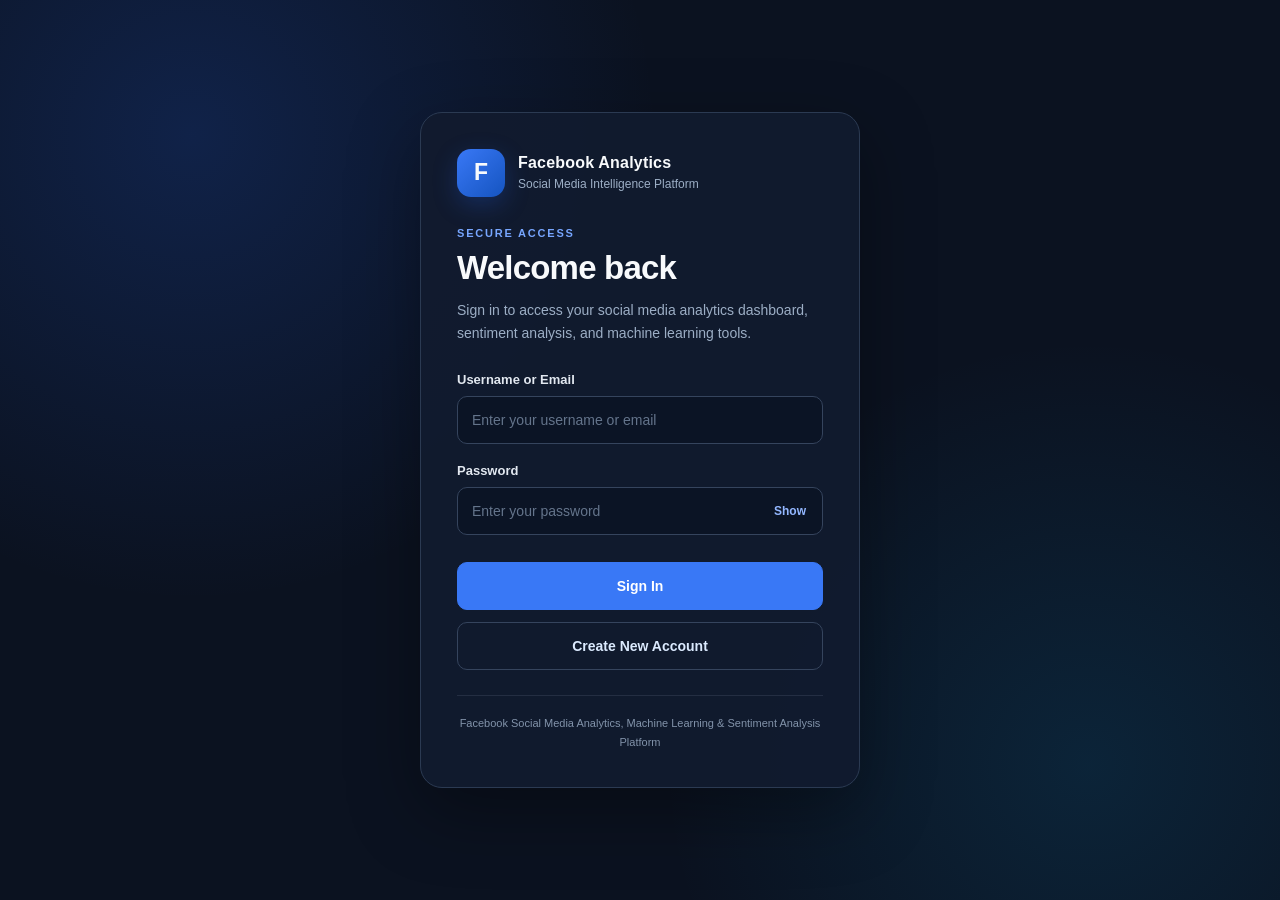
<file: frontend/login.html>
<!DOCTYPE html>
<html lang="en">
<head>
    <meta charset="UTF-8">
    <meta name="viewport" content="width=device-width, initial-scale=1">

    <meta name="theme-color" content="#0b1220">
    <title>Login | Facebook Analytics</title>

    <style>
        :root {
            --bg: #0b1220;
            --card: rgba(17, 27, 46, 0.96);
            --border: #2b3a52;
            --text: #f8fafc;
            --muted: #9caec5;
            --primary: #3978f6;
            --primary-hover: #2563eb;
            --success: #4ade80;
            --danger: #fca5a5;
            --input-bg: #0b1425;
        }

        * {
            box-sizing: border-box;
        }

        body {
            margin: 0;
            min-height: 100vh;
            padding: 24px;
            display: grid;
            place-items: center;
            font-family: Inter, "Segoe UI", Arial, sans-serif;
            color: var(--text);
            background:
                radial-gradient(
                    circle at 15% 15%,
                    rgba(37, 99, 235, 0.20),
                    transparent 35%
                ),
                radial-gradient(
                    circle at 85% 85%,
                    rgba(14, 165, 233, 0.12),
                    transparent 32%
                ),
                var(--bg);
        }

        .login-card {
            width: 100%;
            max-width: 440px;
            padding: 36px;
            background: var(--card);
            border: 1px solid var(--border);
            border-radius: 22px;
            box-shadow: 0 24px 70px rgba(0, 0, 0, 0.35);
        }

        .brand {
            display: flex;
            align-items: center;
            gap: 13px;
            margin-bottom: 30px;
        }

        .brand-icon {
            display: grid;
            place-items: center;
            width: 48px;
            height: 48px;
            flex-shrink: 0;
            border-radius: 14px;
            background: linear-gradient(135deg, #3978f6, #1554c0);
            font-size: 23px;
            font-weight: 800;
            box-shadow: 0 8px 24px rgba(37, 99, 235, 0.25);
        }

        .brand-name {
            margin: 0;
            font-size: 16px;
            font-weight: 750;
            letter-spacing: 0.2px;
        }

        .brand-caption {
            margin: 5px 0 0;
            color: var(--muted);
            font-size: 12px;
        }

        .eyebrow {
            margin: 0 0 10px;
            color: #77a6ff;
            font-size: 11px;
            font-weight: 800;
            letter-spacing: 1.8px;
            text-transform: uppercase;
        }

        h1 {
            margin: 0;
            font-size: clamp(27px, 5vw, 33px);
            letter-spacing: -0.8px;
        }

        .description {
            margin: 12px 0 26px;
            color: var(--muted);
            font-size: 14px;
            line-height: 1.7;
        }

        .form-group {
            margin-bottom: 19px;
        }

        label {
            display: block;
            margin-bottom: 9px;
            color: #e2e8f0;
            font-size: 13px;
            font-weight: 650;
        }

        .input-wrap {
            position: relative;
        }

        input {
            display: block;
            width: 100%;
            min-height: 48px;
            padding: 13px 14px;
            border: 1px solid #35445d;
            border-radius: 10px;
            outline: none;
            background: var(--input-bg);
            color: var(--text);
            font-size: 14px;
            transition: border-color 0.2s, box-shadow 0.2s;
        }

        input::placeholder {
            color: #64748b;
        }

        input:focus {
            border-color: var(--primary);
            box-shadow: 0 0 0 3px rgba(57, 120, 246, 0.16);
        }

        input:disabled,
        button:disabled {
            opacity: 0.65;
            cursor: not-allowed;
        }

        .password-input {
            padding-right: 82px;
        }

        .password-toggle {
            position: absolute;
            top: 50%;
            right: 9px;
            transform: translateY(-50%);
            width: auto;
            margin: 0;
            padding: 7px 8px;
            border: none;
            border-radius: 6px;
            background: transparent;
            color: #93b7ff;
            font-size: 12px;
            font-weight: 700;
            cursor: pointer;
        }

        .password-toggle:hover {
            color: #ffffff;
            background: rgba(59, 130, 246, 0.12);
        }

        .password-toggle:focus-visible,
        button:focus-visible {
            outline: 2px solid #93b7ff;
            outline-offset: 3px;
        }

        .primary-button,
        .secondary-button {
            width: 100%;
            min-height: 48px;
            margin-top: 8px;
            padding: 13px 16px;
            border-radius: 10px;
            font-size: 14px;
            font-weight: 750;
            cursor: pointer;
            transition: background 0.2s, transform 0.2s;
        }

        .primary-button {
            border: 1px solid var(--primary);
            background: var(--primary);
            color: #ffffff;
        }

        .primary-button:hover:not(:disabled) {
            background: var(--primary-hover);
            transform: translateY(-1px);
        }

        .secondary-button {
            margin-top: 12px;
            border: 1px solid #35445d;
            background: transparent;
            color: #dbeafe;
        }

        .secondary-button:hover:not(:disabled) {
            background: rgba(148, 163, 184, 0.08);
        }

        .message {
            display: none;
            margin: 18px 0 0;
            padding: 12px 13px;
            border: 1px solid transparent;
            border-radius: 9px;
            font-size: 13px;
            line-height: 1.6;
            overflow-wrap: anywhere;
        }

        .message.visible {
            display: block;
        }

        .message.error {
            color: var(--danger);
            border-color: rgba(248, 113, 113, 0.25);
            background: rgba(127, 29, 29, 0.18);
        }

        .message.success {
            color: var(--success);
            border-color: rgba(74, 222, 128, 0.25);
            background: rgba(20, 83, 45, 0.18);
        }

        .footer {
            margin: 25px 0 0;
            padding-top: 18px;
            border-top: 1px solid rgba(148, 163, 184, 0.15);
            color: #8293aa;
            text-align: center;
            font-size: 11px;
            line-height: 1.7;
        }

        [hidden] {
            display: none !important;
        }

        @media (max-width: 480px) {
            body {
                padding: 14px;
            }

            .login-card {
                padding: 25px 21px;
                border-radius: 17px;
            }

            .brand {
                margin-bottom: 25px;
            }
        }

        @media (prefers-reduced-motion: reduce) {
            *,
            *::before,
            *::after {
                transition-duration: 0.01ms !important;
            }
        }
    </style>
</head>

<body>
    <main class="login-card">
        <div class="brand">
            <div class="brand-icon" aria-hidden="true">F</div>
            <div>
                <p class="brand-name">Facebook Analytics</p>
                <p class="brand-caption">Social Media Intelligence Platform</p>
            </div>
        </div>

        <p class="eyebrow">Secure Access</p>
        <h1 id="title">Welcome back</h1>
        <p class="description" id="description">
            Sign in to access your social media analytics dashboard,
            sentiment analysis, and machine learning tools.
        </p>

        <form id="authForm" autocomplete="on">
            <div class="form-group">
                <label for="username">Username or Email</label>
                <input
                    id="username"
                    name="username"
                    type="text"
                    placeholder="Enter your username or email"
                    autocomplete="username"
                    minlength="3"
                    maxlength="120"
                    required
                >
            </div>

            <div class="form-group" id="emailField" hidden>
                <label for="email">Email Address</label>
                <input
                    id="email"
                    name="email"
                    type="email"
                    placeholder="Enter your email address"
                    autocomplete="email"
                    maxlength="254"
                >
            </div>

            <div class="form-group">
                <label for="password">Password</label>

                <div class="input-wrap">
                    <input
                        id="password"
                        class="password-input"
                        name="password"
                        type="password"
                        placeholder="Enter your password"
                        autocomplete="current-password"
                        minlength="1"
                        maxlength="128"
                        required
                    >

                    <button
                        id="togglePassword"
                        class="password-toggle"
                        type="button"
                        aria-controls="password"
                        aria-label="Show password"
                        aria-pressed="false"
                    >
                        Show
                    </button>
                </div>
            </div>

            <button
                id="submitButton"
                class="primary-button"
                type="submit"
            >
                Sign In
            </button>

            <button
                id="toggleButton"
                class="secondary-button"
                type="button"
            >
                Create New Account
            </button>
        </form>

        <p
            id="message"
            class="message"
            role="status"
            aria-live="polite"
        ></p>

        <p class="footer">
            Facebook Social Media Analytics, Machine Learning
            &amp; Sentiment Analysis Platform
        </p>
    </main>

    <script>
        "use strict";

        (() => {
            const form = document.getElementById("authForm");
            const message = document.getElementById("message");
            const title = document.getElementById("title");
            const description = document.getElementById("description");

            const usernameInput = document.getElementById("username");
            const emailField = document.getElementById("emailField");
            const emailInput = document.getElementById("email");
            const passwordInput = document.getElementById("password");

            const togglePasswordButton =
                document.getElementById("togglePassword");
            const submitButton = document.getElementById("submitButton");
            const toggleButton = document.getElementById("toggleButton");

            let registering = false;
            let submitting = false;

            // Show/hide password while typing.
            togglePasswordButton.addEventListener("click", () => {
                const showPassword = passwordInput.type === "password";

                passwordInput.type = showPassword ? "text" : "password";
                togglePasswordButton.textContent =
                    showPassword ? "Hide" : "Show";

                togglePasswordButton.setAttribute(
                    "aria-label",
                    showPassword ? "Hide password" : "Show password"
                );

                togglePasswordButton.setAttribute(
                    "aria-pressed",
                    String(showPassword)
                );

                passwordInput.focus();
            });

            // Switch between login and registration.
            toggleButton.addEventListener("click", () => {
                registering = !registering;

                title.textContent = registering
                    ? "Create your account"
                    : "Welcome back";

                description.textContent = registering
                    ? "Create an account to access the Facebook Analytics platform."
                    : "Sign in to access your social media analytics dashboard, sentiment analysis, and machine learning tools.";

                submitButton.textContent = registering
                    ? "Create Account"
                    : "Sign In";

                toggleButton.textContent = registering
                    ? "Back to Sign In"
                    : "Create New Account";

                emailField.hidden = !registering;
                emailInput.required = registering;

                passwordInput.autocomplete = registering
                    ? "new-password"
                    : "current-password";

                passwordInput.minLength = registering ? 8 : 1;

                clearMessage();
            });

            function showMessage(text, type = "error") {
                message.textContent = text;
                message.className = `message visible ${type}`;
            }

            function clearMessage() {
                message.textContent = "";
                message.className = "message";
            }

            async function readResponse(response) {
                const contentType =
                    response.headers.get("content-type") || "";

                if (contentType.includes("application/json")) {
                    return await response.json();
                }

                return {};
            }

            function getErrorMessage(result, response) {
                const detail = result?.detail;

                if (typeof detail === "string" && detail.trim()) {
                    return detail;
                }

                if (Array.isArray(detail)) {
                    return detail
                        .map(item => item.msg || "Invalid input")
                        .join(". ");
                }

                if (typeof result?.message === "string") {
                    return result.message;
                }

                if (response.status === 401) {
                    return "Username/email or password is incorrect.";
                }

                if (response.status === 409) {
                    return "This username or email is already registered.";
                }

                if (response.status >= 500) {
                    return "A server error occurred. Please try again later.";
                }

                return "The request could not be completed. Please check your input.";
            }

            function getSafeReturnUrl() {
                const params = new URLSearchParams(window.location.search);
                const next = params.get("next");

                // Only allow paths on this same site.
                if (
                    next &&
                    next.startsWith("/") &&
                    !next.startsWith("//") &&
                    !next.includes("\\")
                ) {
                    return next;
                }

                return "/";
            }

            form.addEventListener("submit", async event => {
                event.preventDefault();

                if (submitting) {
                    return;
                }

                clearMessage();

                if (!form.reportValidity()) {
                    return;
                }

                const username = usernameInput.value.trim();
                const password = passwordInput.value;
                const email = emailInput.value.trim();

                if (username.length < 3) {
                    showMessage("Username must contain at least 3 characters.");
                    usernameInput.focus();
                    return;
                }

                if (registering && password.length < 8) {
                    showMessage("Password must contain at least 8 characters.");
                    passwordInput.focus();
                    return;
                }

                if (registering && !email) {
                    showMessage("Please enter your email address.");
                    emailInput.focus();
                    return;
                }

                const payload = registering
                    ? { username, email, password }
                    : { username, password };

                const endpoint = registering
                    ? "/api/v1/auth/register"
                    : "/api/v1/auth/login";

                submitting = true;
                submitButton.disabled = true;
                toggleButton.disabled = true;
                togglePasswordButton.disabled = true;

                usernameInput.disabled = true;
                emailInput.disabled = true;
                passwordInput.disabled = true;

                submitButton.textContent = registering
                    ? "Creating account..."
                    : "Signing in...";

                showMessage("Please wait...", "success");

                try {
                    const response = await fetch(endpoint, {
                        method: "POST",
                        credentials: "same-origin",
                        headers: {
                            "Content-Type": "application/json",
                            "Accept": "application/json"
                        },
                        body: JSON.stringify(payload),
                        cache: "no-store"
                    });

                    const result = await readResponse(response);

                    if (!response.ok) {
                        throw new Error(getErrorMessage(result, response));
                    }

                    if (registering) {
                        registering = false;

                        title.textContent = "Welcome back";
                        description.textContent =
                            "Your account has been created. Sign in to continue.";

                        submitButton.textContent = "Sign In";
                        toggleButton.textContent = "Create New Account";

                        emailField.hidden = true;
                        emailInput.required = false;
                        emailInput.value = "";

                        passwordInput.value = "";
                        passwordInput.type = "password";
                        passwordInput.autocomplete = "current-password";
                        passwordInput.minLength = 1;

                        togglePasswordButton.textContent = "Show";
                        togglePasswordButton.setAttribute(
                            "aria-label",
                            "Show password"
                        );
                        togglePasswordButton.setAttribute(
                            "aria-pressed",
                            "false"
                        );

                        usernameInput.focus();

                        showMessage(
                            "Account created successfully. You can now sign in.",
                            "success"
                        );

                    } else {
                        // Login endpoint must set the session cookie.
                        window.location.replace(getSafeReturnUrl());
                    }

                } catch (error) {
                    console.error("Authentication error:", error);

                    showMessage(
                        error instanceof TypeError
                            ? "Unable to connect to the server. Check that the backend is running."
                            : error.message
                    );

                } finally {
                    submitting = false;

                    submitButton.disabled = false;
                    toggleButton.disabled = false;
                    togglePasswordButton.disabled = false;

                    usernameInput.disabled = false;
                    emailInput.disabled = false;
                    passwordInput.disabled = false;

                    if (!registering) {
                        submitButton.textContent = "Sign In";
                    } else {
                        submitButton.textContent = "Create Account";
                    }
                }
            });
        })();
    </script>
</body>
</html>
</file>
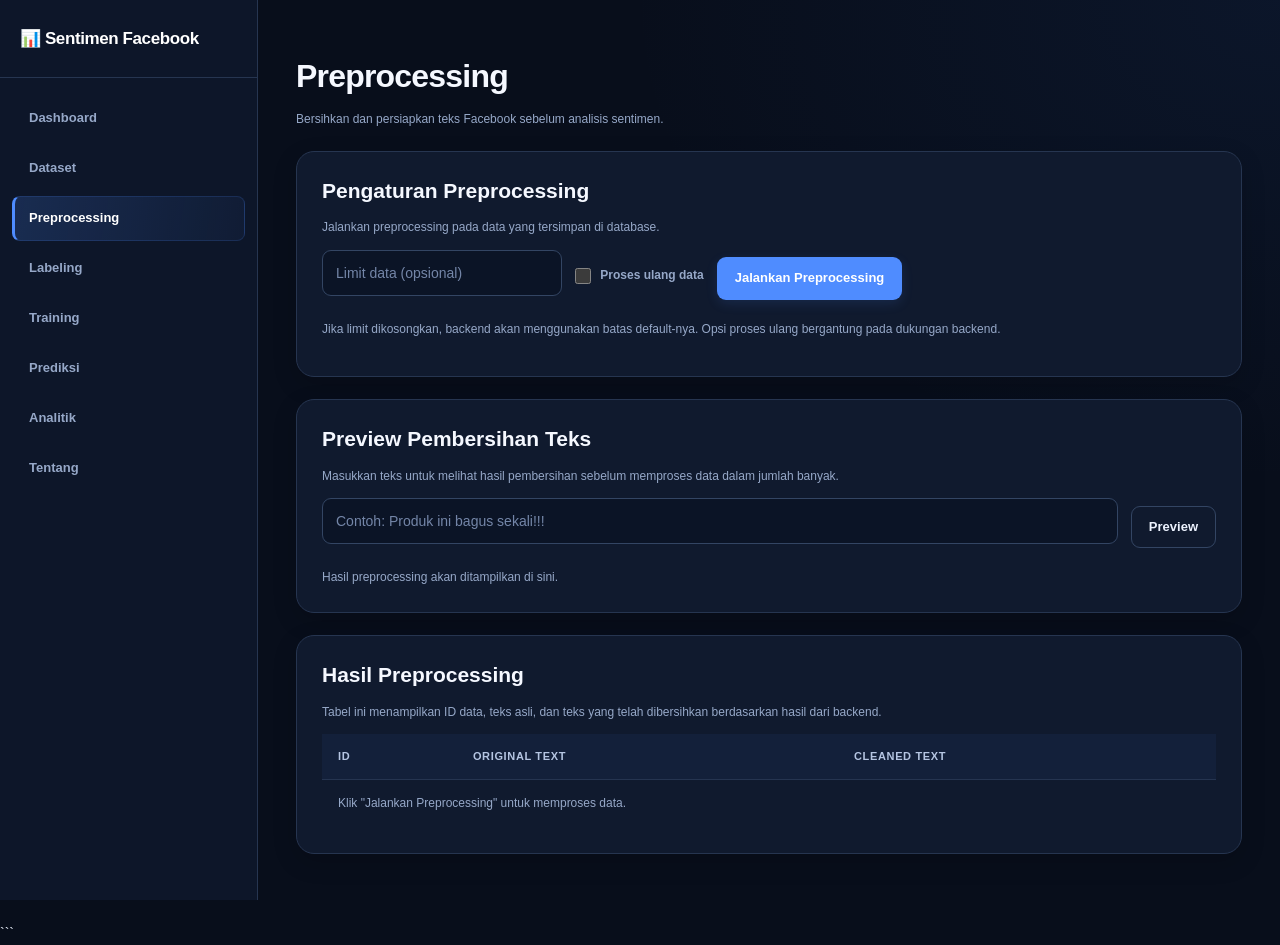
<file: frontend/pages/preprocessing.html>
```html
<!DOCTYPE html>
<html lang="id">
<head>
    <meta charset="UTF-8">
    <meta name="viewport" content="width=device-width, initial-scale=1.0">

    <title>Preprocessing | Sentimen Facebook</title>

    <link rel="stylesheet" href="../assets/css/style.css">
</head>

<body>
    <div class="app-layout">

        <!-- SIDEBAR -->
        <aside class="sidebar">
            <div class="sidebar-brand">
                📊 Sentimen Facebook
            </div>

            <nav id="nav" class="sidebar-nav"></nav>
        </aside>

        <!-- KONTEN UTAMA -->
        <main class="main-content">
            <div class="container">

                <!-- HEADER -->
                <div class="page-header">
                    <h1>Preprocessing</h1>
                    <p class="small">
                        Bersihkan dan persiapkan teks Facebook sebelum analisis sentimen.
                    </p>
                </div>

                <!-- PESAN ALERT -->
                <div id="alert" role="status" aria-live="polite"></div>

                <!-- PANEL PROSES PREPROCESSING -->
                <section class="panel">
                    <h2>Pengaturan Preprocessing</h2>

                    <p class="small">
                        Jalankan preprocessing pada data yang tersimpan di database.
                    </p>

                    <div class="row">
                        <input
                            id="limit"
                            type="number"
                            min="1"
                            step="1"
                            placeholder="Limit data (opsional)"
                            aria-label="Batas jumlah data"
                            style="max-width: 240px;"
                        >

                        <label class="small">
                            <input type="checkbox" id="force">
                            Proses ulang data
                        </label>

                        <button
                            type="button"
                            class="btn"
                            id="btnRun"
                        >
                            Jalankan Preprocessing
                        </button>
                    </div>

                    <p class="small">
                        Jika limit dikosongkan, backend akan menggunakan batas
                        default-nya. Opsi proses ulang bergantung pada dukungan
                        backend.
                    </p>
                </section>

                <!-- PANEL PREVIEW -->
                <section class="panel">
                    <h2>Preview Pembersihan Teks</h2>

                    <p class="small">
                        Masukkan teks untuk melihat hasil pembersihan sebelum
                        memproses data dalam jumlah banyak.
                    </p>

                    <div class="row">
                        <input
                            id="pv"
                            class="grow"
                            type="text"
                            placeholder="Contoh: Produk ini bagus sekali!!!"
                            aria-label="Teks untuk preview"
                        >

                        <button
                            type="button"
                            class="btn ghost"
                            id="btnPv"
                        >
                            Preview
                        </button>
                    </div>

                    <div
                        id="pvOut"
                        class="small"
                        style="margin-top: 12px; overflow-wrap: anywhere;"
                        aria-live="polite"
                    >
                        Hasil preprocessing akan ditampilkan di sini.
                    </div>
                </section>

                <!-- HASIL PREPROCESSING -->
                <section class="panel">
                    <h2>Hasil Preprocessing</h2>

                    <p class="small">
                        Tabel ini menampilkan ID data, teks asli, dan teks yang
                        telah dibersihkan berdasarkan hasil dari backend.
                    </p>

                    <div style="overflow-x: auto;">
                        <table>
                            <thead>
                                <tr>
                                    <th>ID</th>
                                    <th>Original Text</th>
                                    <th>Cleaned Text</th>
                                </tr>
                            </thead>

                            <tbody id="rows">
                                <tr>
                                    <td colspan="3" class="small">
                                        Klik "Jalankan Preprocessing" untuk memproses data.
                                    </td>
                                </tr>
                            </tbody>
                        </table>
                    </div>
                </section>

            </div>
        </main>

    </div>

    <!-- JAVASCRIPT -->
    <script src="../assets/js/nav.js"></script>
    <script src="../assets/js/api.js"></script>
    <script src="../assets/js/preprocessing.js"></script>

    <script>
        document.addEventListener("DOMContentLoaded", function () {
            if (typeof renderNav === "function") {
                renderNav("preprocessing.html");
            }

            if (typeof initPreprocessing === "function") {
                initPreprocessing();
            }
        });
    </script>
</body>
</html>
```
</file>
<file: frontend/assets/css/style.css>
/* =========================================================
   FACEBOOK SENTIMENT ANALYTICS
   Professional Dark Dashboard UI
   File: assets/css/style.css
   ========================================================= */

/* 1. DESIGN TOKENS */
:root {
    color-scheme: dark;

    --bg: #080e1b;
    --bg-soft: #0b1324;
    --panel: #101a2e;
    --card: #14213a;
    --card-hover: #192945;

    --border: #263550;
    --border-light: #334563;

    --text: #edf3ff;
    --muted: #96a8c8;
    --muted-light: #bac8df;

    --primary: #4f8cff;
    --primary-hover: #76a5ff;
    --primary-soft: rgba(79, 140, 255, 0.14);

    --success: #34d399;
    --success-soft: rgba(52, 211, 153, 0.12);

    --danger: #fb7185;
    --danger-soft: rgba(251, 113, 133, 0.12);

    --warning: #fbbf24;
    --warning-soft: rgba(251, 191, 36, 0.12);

    --info: #67e8f9;
    --info-soft: rgba(103, 232, 249, 0.12);

    --radius-sm: 8px;
    --radius: 12px;
    --radius-lg: 18px;

    --shadow:
        0 8px 24px rgba(0, 0, 0, 0.16);

    --shadow-lg:
        0 16px 40px rgba(0, 0, 0, 0.24);

    --sidebar-width: 258px;

    --transition:
        all 0.22s ease;
}

/* 2. RESET */
* {
    box-sizing: border-box;
}

html {
    min-height: 100%;
    scroll-behavior: smooth;
    scrollbar-color: #334563 #080e1b;
}

body {
    margin: 0;
    min-height: 100vh;
    font-family:
        Inter,
        "Segoe UI",
        Roboto,
        Arial,
        sans-serif;

    font-size: 14px;
    line-height: 1.6;

    color: var(--text);
    background:
        radial-gradient(
            ellipse at top right,
            rgba(43, 91, 173, 0.10),
            transparent 36%
        ),
        var(--bg);

    -webkit-font-smoothing: antialiased;
    text-rendering: optimizeLegibility;
}

img {
    display: block;
    max-width: 100%;
}

a {
    color: var(--primary-hover);
    text-decoration: none;
    transition: var(--transition);
}

a:hover {
    color: #a7c6ff;
}

button,
input,
select,
textarea {
    font: inherit;
}

button {
    cursor: pointer;
}

button:disabled {
    opacity: 0.55;
    cursor: not-allowed;
}

::selection {
    color: #ffffff;
    background: #356ed1;
}

:focus-visible {
    outline: 2px solid var(--primary-hover);
    outline-offset: 3px;
}

/* 3. MAIN LAYOUT */
.app-layout {
    display: flex;
    min-height: 100vh;
    width: 100%;
}

.container {
    width: 100%;
    max-width: 1440px;
    margin: 0 auto;
}

/* 4. SIDEBAR */
.sidebar {
    position: fixed;
    inset: 0 auto 0 0;

    width: var(--sidebar-width);
    height: 100vh;

    display: flex;
    flex-direction: column;

    overflow-y: auto;
    overflow-x: hidden;

    background: #0d1629;
    border-right: 1px solid var(--border);

    z-index: 100;

    scrollbar-width: thin;
}

.sidebar-brand {
    min-height: 78px;
    padding: 23px 20px;

    display: flex;
    align-items: center;
    gap: 11px;

    font-size: 17px;
    font-weight: 800;
    letter-spacing: -0.4px;

    color: #ffffff;
    border-bottom: 1px solid var(--border);
}

.sidebar-brand::first-letter {
    color: var(--primary);
}

.sidebar-nav,
#nav {
    display: flex;
    flex-direction: column;
    gap: 5px;

    padding: 18px 12px;
}

#nav a {
    position: relative;

    display: flex;
    align-items: center;
    gap: 12px;

    min-height: 45px;
    padding: 11px 14px;

    color: var(--muted);
    font-size: 13px;
    font-weight: 600;

    border: 1px solid transparent;
    border-radius: var(--radius-sm);
    border-left: 3px solid transparent;

    transition: var(--transition);
}

#nav a:hover {
    color: #ffffff;
    background: rgba(255, 255, 255, 0.045);
}

#nav a.active,
#nav a[aria-current="page"] {
    color: #ffffff;
    background:
        linear-gradient(
            100deg,
            rgba(79, 140, 255, 0.19),
            rgba(79, 140, 255, 0.055)
        );

    border-color: rgba(79, 140, 255, 0.16);
    border-left-color: var(--primary);
}

/* 5. MAIN CONTENT */
.main-content {
    flex: 1;
    width: calc(100% - var(--sidebar-width));
    min-width: 0;
    min-height: 100vh;

    margin-left: var(--sidebar-width);
    padding: 34px 38px 48px;
}

h1,
h2,
h3,
h4 {
    margin-top: 0;
    color: #f5f8ff;
    line-height: 1.3;
}

h1 {
    margin-bottom: 8px;
    font-size: clamp(25px, 2.5vw, 32px);
    font-weight: 800;
    letter-spacing: -0.8px;
}

h2 {
    margin-bottom: 14px;
    font-size: 21px;
    font-weight: 750;
}

h3 {
    margin-bottom: 10px;
    font-size: 16px;
    font-weight: 700;
}

p {
    color: var(--muted-light);
}

.small {
    color: var(--muted);
    font-size: 12px;
    line-height: 1.6;
}

/* 6. KPI CARDS */
.cards {
    display: grid;
    grid-template-columns:
        repeat(auto-fit, minmax(205px, 1fr));

    gap: 18px;
    margin: 24px 0;
}

.card {
    position: relative;
    min-width: 0;
    padding: 23px;

    background:
        linear-gradient(
            145deg,
            rgba(24, 40, 68, 0.98),
            rgba(17, 28, 48, 0.98)
        );

    border: 1px solid var(--border);
    border-radius: var(--radius-lg);

    box-shadow: var(--shadow);
    overflow: hidden;

    transition: var(--transition);
}

.card:hover {
    transform: translateY(-3px);
    border-color: var(--border-light);
    box-shadow: var(--shadow-lg);
}

.card h3 {
    margin: 0 0 12px;
    color: var(--muted);
    font-size: 13px;
    font-weight: 650;
}

.card .value {
    color: #ffffff;
    font-size: clamp(26px, 3vw, 34px);
    font-weight: 800;
    line-height: 1.25;
    letter-spacing: -0.8px;
    overflow-wrap: anywhere;
}

/* 7. PANELS */
.panel {
    min-width: 0;
    margin-top: 22px;
    padding: 25px;

    background: var(--panel);
    border: 1px solid var(--border);
    border-radius: var(--radius-lg);

    box-shadow: var(--shadow);
}

.panel > h2:first-child,
.panel > h3:first-child {
    margin-top: 0;
}

.panel-header {
    display: flex;
    justify-content: space-between;
    align-items: center;
    flex-wrap: wrap;
    gap: 14px;

    margin-bottom: 18px;
}

.panel-header h2,
.panel-header h3 {
    margin: 0;
}

/* 8. ROWS AND GRID */
.row {
    display: flex;
    align-items: center;
    flex-wrap: wrap;
    gap: 13px;
}

.row > * {
    min-width: 0;
}

.grow {
    flex: 1 1 220px;
}

.grid {
    display: grid;
    grid-template-columns:
        repeat(auto-fit, minmax(260px, 1fr));
    gap: 20px;
}

/* 9. BUTTONS */
.btn {
    display: inline-flex;
    justify-content: center;
    align-items: center;
    gap: 8px;

    min-height: 42px;
    padding: 10px 17px;

    color: #ffffff;
    background: var(--primary);

    border: 1px solid transparent;
    border-radius: 9px;

    font-size: 13px;
    font-weight: 700;
    white-space: normal;

    box-shadow:
        0 4px 12px rgba(79, 140, 255, 0.13);

    transition: var(--transition);
}

.btn:hover {
    color: #ffffff;
    background: var(--primary-hover);
    transform: translateY(-1px);
}

.btn:active {
    transform: translateY(0);
}

.btn.ghost {
    color: var(--text);
    background: transparent;
    border-color: var(--border-light);
    box-shadow: none;
}

.btn.ghost:hover {
    background: var(--card);
    border-color: var(--primary);
}

.btn.success {
    color: #062a1d;
    background: var(--success);
    box-shadow: none;
}

.btn.success:hover {
    background: #6ee7b7;
}

.btn.danger {
    color: #ffffff;
    background: #dc465b;
    box-shadow: none;
}

.btn.danger:hover {
    background: var(--danger);
}

.btn.warning {
    color: #302000;
    background: var(--warning);
    box-shadow: none;
}

.btn.warning:hover {
    background: #fcd34d;
}

.btn:focus-visible {
    outline-offset: 3px;
}

/* 10. FORM CONTROLS */
label {
    display: inline-block;
    margin-bottom: 7px;
    color: var(--muted-light);
    font-size: 13px;
    font-weight: 600;
}

input,
select,
textarea {
    display: block;
    width: 100%;
    min-width: 0;
    min-height: 43px;

    margin: 0 0 12px;
    padding: 11px 13px;

    color: var(--text);
    background: #0b1426;

    border: 1px solid var(--border-light);
    border-radius: 9px;

    outline: none;
    transition: var(--transition);
}

input::placeholder,
textarea::placeholder {
    color: #7486a8;
    opacity: 1;
}

input:hover,
select:hover,
textarea:hover {
    border-color: #506588;
}

input:focus,
select:focus,
textarea:focus {
    border-color: var(--primary);
    box-shadow: 0 0 0 3px var(--primary-soft);
}

input[type="checkbox"],
input[type="radio"] {
    display: inline-block;
    width: 16px;
    min-height: 16px;
    margin: 0 6px 0 0;
    padding: 0;
    accent-color: var(--primary);
    vertical-align: middle;
}

input[type="number"] {
    font-variant-numeric: tabular-nums;
}

input[type="file"] {
    padding: 8px;
}

input[type="file"]::file-selector-button {
    margin-right: 12px;
    padding: 7px 12px;
    color: #ffffff;
    background: var(--card);
    border: 1px solid var(--border-light);
    border-radius: 6px;
    cursor: pointer;
}

textarea {
    min-height: 130px;
    resize: vertical;
    line-height: 1.7;
}

select {
    cursor: pointer;
}

option {
    color: var(--text);
    background: var(--panel);
}

input:disabled,
select:disabled,
textarea:disabled {
    opacity: 0.55;
    cursor: not-allowed;
}

/* 11. TABLES */
.table-wrapper,
.table-responsive {
    width: 100%;
    overflow-x: auto;
    border: 1px solid var(--border);
    border-radius: var(--radius);
    margin-top: 16px;
}

table {
    width: 100%;
    border-collapse: separate;
    border-spacing: 0;
    margin: 0;
    background: transparent;
}

th,
td {
    padding: 14px 16px;
    text-align: left;
    vertical-align: top;

    border-bottom: 1px solid rgba(51, 69, 99, 0.55);

    font-size: 13px;
    line-height: 1.6;
}

th {
    color: #b5c5e2;
    background: #13203a;

    font-size: 11px;
    font-weight: 800;
    text-transform: uppercase;
    letter-spacing: 0.65px;

    white-space: nowrap;
}

td {
    color: var(--muted-light);
    overflow-wrap: anywhere;
}

tbody tr {
    transition: background 0.18s ease;
}

tbody tr:hover td {
    background: rgba(79, 140, 255, 0.045);
}

tbody tr:last-child td {
    border-bottom: none;
}

td strong {
    color: var(--text);
}

td .btn {
    margin: 2px;
}

/* 12. SENTIMENT BADGES */
.badge {
    display: inline-flex;
    justify-content: center;
    align-items: center;
    gap: 5px;

    padding: 5px 10px;

    border: 1px solid transparent;
    border-radius: 999px;

    font-size: 11px;
    font-weight: 750;
    line-height: 1.4;
    white-space: nowrap;
}

.badge.positive {
    color: var(--success);
    background: var(--success-soft);
    border-color: rgba(52, 211, 153, 0.2);
}

.badge.negative {
    color: var(--danger);
    background: var(--danger-soft);
    border-color: rgba(251, 113, 133, 0.2);
}

.badge.neutral {
    color: #b5c5e2;
    background: rgba(148, 163, 184, 0.12);
    border-color: rgba(148, 163, 184, 0.18);
}

.badge.unlabeled {
    color: var(--primary-hover);
    background: var(--primary-soft);
    border-color: rgba(79, 140, 255, 0.2);
}

/* 13. ALERTS */
#alert:empty {
    display: none;
}

.alert {
    display: block;
    margin: 17px 0;
    padding: 14px 17px;

    border: 1px solid var(--border);
    border-radius: var(--radius);

    font-size: 13px;
    line-height: 1.7;
    overflow-wrap: anywhere;
}

.alert.ok {
    color: #6ee7b7;
    background: var(--success-soft);
    border-color: rgba(52, 211, 153, 0.3);
}

.alert.err {
    color: #fda4af;
    background: var(--danger-soft);
    border-color: rgba(251, 113, 133, 0.3);
}

.alert.warning {
    color: #fcd34d;
    background: var(--warning-soft);
    border-color: rgba(251, 191, 36, 0.3);
}

.alert.info {
    color: var(--info);
    background: var(--info-soft);
    border-color: rgba(103, 232, 249, 0.25);
}

/* 14. PAGINATION */
.pagination {
    display: flex;
    justify-content: center;
    align-items: center;
    flex-wrap: wrap;
    gap: 8px;
    margin-top: 22px;
}

.pagination button,
.pagination a {
    display: inline-flex;
    justify-content: center;
    align-items: center;

    min-width: 38px;
    min-height: 38px;
    padding: 8px 12px;

    color: var(--muted-light);
    background: var(--panel);

    border: 1px solid var(--border);
    border-radius: 8px;
}

.pagination button:hover,
.pagination a:hover,
.pagination .active {
    color: #ffffff;
    background: var(--primary);
    border-color: var(--primary);
}

/* 15. CHARTS */
.chart-container {
    position: relative;
    width: 100%;
    min-width: 0;
    min-height: 280px;
}

canvas {
    max-width: 100%;
}

/* 16. EMPTY STATES */
.empty-state {
    padding: 42px 20px;
    text-align: center;
    color: var(--muted);
}

.empty-state h3 {
    color: var(--text);
}

/* 17. UTILITIES */
.text-primary {
    color: var(--primary-hover) !important;
}

.text-success {
    color: var(--success) !important;
}

.text-danger {
    color: var(--danger) !important;
}

.text-warning {
    color: var(--warning) !important;
}

.text-muted {
    color: var(--muted) !important;
}

.mt-0 {
    margin-top: 0 !important;
}

.mt-1 {
    margin-top: 8px !important;
}

.mt-2 {
    margin-top: 16px !important;
}

.mb-0 {
    margin-bottom: 0 !important;
}

.hidden {
    display: none !important;
}

/* 18. RESPONSIVE TABLET */
@media (max-width: 1100px) {
    :root {
        --sidebar-width: 225px;
    }

    .main-content {
        padding: 28px 24px 38px;
    }

    .cards {
        grid-template-columns:
            repeat(auto-fit, minmax(180px, 1fr));
        gap: 14px;
    }

    .panel {
        padding: 20px;
    }
}

/* 19. RESPONSIVE MOBILE */
@media (max-width: 768px) {
    :root {
        --sidebar-width: 190px;
    }

    .sidebar-brand {
        min-height: 66px;
        padding: 18px 13px;
        font-size: 14px;
    }

    .sidebar-nav,
    #nav {
        padding: 12px 8px;
    }

    #nav a {
        gap: 8px;
        padding: 11px 9px;
        font-size: 12px;
    }

    .main-content {
        padding: 24px 16px 32px;
    }

    h1 {
        font-size: 25px;
    }

    .cards {
        grid-template-columns:
            repeat(2, minmax(0, 1fr));
    }

    .card {
        padding: 17px;
    }

    .card .value {
        font-size: 27px;
    }

    .panel {
        padding: 17px;
        border-radius: 13px;
    }

    .panel-header {
        align-items: flex-start;
    }

    .row {
        gap: 10px;
    }

    .row > input,
    .row > select {
        flex: 1 1 150px;
    }
}

/* 20. SMALL MOBILE */
@media (max-width: 520px) {
    .app-layout {
        display: block;
    }

    .sidebar {
        position: relative;
        width: 100%;
        height: auto;
        max-height: none;
        overflow: visible;
        border-right: none;
        border-bottom: 1px solid var(--border);
    }

    .sidebar-brand {
        min-height: 60px;
        padding: 16px;
        font-size: 16px;
    }

    .sidebar-nav,
    #nav {
        flex-direction: row;
        flex-wrap: wrap;
        gap: 5px;
        padding: 10px;
    }

    #nav a {
        flex: 0 1 auto;
        min-height: 37px;
        padding: 9px 10px;
        border-left: 0;
        border-bottom: 2px solid transparent;
        font-size: 11px;
    }

    #nav a.active,
    #nav a[aria-current="page"] {
        border-left-color: transparent;
        border-bottom-color: var(--primary);
    }

    .main-content {
        width: 100%;
        min-height: auto;
        margin-left: 0;
        padding: 22px 12px 30px;
    }

    h1 {
        font-size: 23px;
        letter-spacing: -0.5px;
    }

    h2 {
        font-size: 19px;
    }

    .cards {
        grid-template-columns: 1fr;
        gap: 12px;
        margin: 18px 0;
    }

    .card {
        padding: 19px;
    }

    .card .value {
        font-size: 29px;
    }

    .panel {
        padding: 15px;
        margin-top: 16px;
    }

    .row {
        align-items: stretch;
        flex-direction: column;
    }

    .row > input,
    .row > select,
    .row > button,
    .row > .btn {
        width: 100%;
        max-width: 100% !important;
    }

    .row label {
        align-self: flex-start;
    }

    th,
    td {
        padding: 11px 12px;
        font-size: 12px;
    }

    .pagination {
        gap: 5px;
    }
}

/* 21. REDUCED MOTION */
@media (prefers-reduced-motion: reduce) {
    *,
    *::before,
    *::after {
        scroll-behavior: auto !important;
        animation-duration: 0.01ms !important;
        animation-iteration-count: 1 !important;
        transition-duration: 0.01ms !important;
    }
}

/* =========================================================
   FACEBOOK SENTIMENT ANALYTICS
   Professional Dark Dashboard UI
   File: frontend/assets/css/style.css
   ========================================================= */

/* 1. DESIGN TOKENS */
:root {
    color-scheme: dark;

    --bg: #080e1b;
    --bg-soft: #0b1324;
    --panel: #101a2e;
    --card: #14213a;
    --card-hover: #192945;

    --border: #263550;
    --border-light: #334563;

    --text: #edf3ff;
    --muted: #96a8c8;
    --muted-light: #bac8df;

    --primary: #4f8cff;
    --primary-hover: #76a5ff;
    --primary-soft: rgba(79, 140, 255, 0.14);

    --success: #34d399;
    --success-soft: rgba(52, 211, 153, 0.12);

    --danger: #fb7185;
    --danger-soft: rgba(251, 113, 133, 0.12);

    --warning: #fbbf24;
    --warning-soft: rgba(251, 191, 36, 0.12);

    --info: #67e8f9;
    --info-soft: rgba(103, 232, 249, 0.12);

    --radius-sm: 8px;
    --radius: 12px;
    --radius-lg: 18px;

    --shadow: 0 8px 24px rgba(0, 0, 0, 0.16);
    --shadow-lg: 0 16px 40px rgba(0, 0, 0, 0.24);

    --sidebar-width: 258px;
    --transition: all 0.22s ease;
}

/* 2. RESET */
*,
*::before,
*::after {
    box-sizing: border-box;
}

html {
    min-height: 100%;
    scroll-behavior: smooth;
    scrollbar-color: #334563 #080e1b;
}

body {
    margin: 0;
    min-height: 100vh;
    font-family: Inter, "Segoe UI", Roboto, Arial, sans-serif;
    font-size: 14px;
    line-height: 1.6;
    color: var(--text);
    background:
        radial-gradient(
            ellipse at top right,
            rgba(43, 91, 173, 0.10),
            transparent 36%
        ),
        var(--bg);
    -webkit-font-smoothing: antialiased;
    text-rendering: optimizeLegibility;
}

img {
    display: block;
    max-width: 100%;
}

a {
    color: var(--primary-hover);
    text-decoration: none;
    transition: var(--transition);
}

a:hover {
    color: #a7c6ff;
}

button,
input,
select,
textarea {
    font: inherit;
}

button {
    cursor: pointer;
}

button:disabled {
    opacity: 0.55;
    cursor: not-allowed;
}

::selection {
    color: #fff;
    background: #356ed1;
}

:focus-visible {
    outline: 2px solid var(--primary-hover);
    outline-offset: 3px;
}

/* 3. MAIN LAYOUT */
.app-layout {
    display: flex;
    min-height: 100vh;
    width: 100%;
}

.container {
    width: 100%;
    max-width: 1440px;
    margin: 0 auto;
}

/* 4. SIDEBAR */
.sidebar {
    position: fixed;
    inset: 0 auto 0 0;
    width: var(--sidebar-width);
    height: 100vh;
    display: flex;
    flex-direction: column;
    overflow-y: auto;
    overflow-x: hidden;
    background: #0d1629;
    border-right: 1px solid var(--border);
    z-index: 100;
    scrollbar-width: thin;
}

.sidebar-brand {
    min-height: 78px;
    padding: 23px 20px;
    display: flex;
    align-items: center;
    gap: 11px;
    font-size: 17px;
    font-weight: 800;
    letter-spacing: -0.4px;
    color: #fff;
    border-bottom: 1px solid var(--border);
}

.sidebar-brand::first-letter {
    color: var(--primary);
}

.sidebar-nav,
#nav {
    display: flex;
    flex-direction: column;
    gap: 5px;
    padding: 18px 12px;
}

#nav a {
    position: relative;
    display: flex;
    align-items: center;
    gap: 12px;
    min-height: 45px;
    padding: 11px 14px;
    color: var(--muted);
    font-size: 13px;
    font-weight: 600;
    border: 1px solid transparent;
    border-radius: var(--radius-sm);
    border-left: 3px solid transparent;
    transition: var(--transition);
}

#nav a:hover {
    color: #fff;
    background: rgba(255, 255, 255, 0.045);
}

#nav a.active,
#nav a[aria-current="page"] {
    color: #fff;
    background: linear-gradient(
        100deg,
        rgba(79, 140, 255, 0.19),
        rgba(79, 140, 255, 0.055)
    );
    border-color: rgba(79, 140, 255, 0.16);
    border-left-color: var(--primary);
}

/* 5. MAIN CONTENT */
.main-content {
    flex: 1;
    width: calc(100% - var(--sidebar-width));
    min-width: 0;
    min-height: 100vh;
    margin-left: var(--sidebar-width);
    padding: 34px 38px 48px;
}

h1,
h2,
h3,
h4 {
    margin-top: 0;
    color: #f5f8ff;
    line-height: 1.3;
}

h1 {
    margin-bottom: 8px;
    font-size: clamp(25px, 2.5vw, 32px);
    font-weight: 800;
    letter-spacing: -0.8px;
}

h2 {
    margin-bottom: 14px;
    font-size: 21px;
    font-weight: 750;
}

h3 {
    margin-bottom: 10px;
    font-size: 16px;
    font-weight: 700;
}

p {
    color: var(--muted-light);
}

.small {
    color: var(--muted);
    font-size: 12px;
    line-height: 1.6;
}

/* 6. DASHBOARD INTRODUCTION */
.dashboard-subtitle {
    margin: 0 0 22px;
    color: var(--muted);
    font-size: 14px;
}

.section-heading {
    margin-top: 30px;
    margin-bottom: 4px;
}

.source-note {
    margin: 16px 0;
    padding: 15px 18px;
    color: #c6d8ff;
    background: rgba(79, 140, 255, 0.10);
    border: 1px solid rgba(79, 140, 255, 0.28);
    border-radius: var(--radius);
    overflow-wrap: anywhere;
}

.source-note strong {
    color: #fff;
}

#sourceName {
    font-weight: 700;
}

#sourceStatus {
    margin-top: 4px;
}

.loading-message {
    padding: 14px 0;
    color: var(--muted);
}

/* 7. KPI CARDS */
.cards {
    display: grid;
    grid-template-columns: repeat(auto-fit, minmax(205px, 1fr));
    gap: 18px;
    margin: 24px 0;
}

.card {
    position: relative;
    min-width: 0;
    padding: 23px;
    background: linear-gradient(
        145deg,
        rgba(24, 40, 68, 0.98),
        rgba(17, 28, 48, 0.98)
    );
    border: 1px solid var(--border);
    border-radius: var(--radius-lg);
    box-shadow: var(--shadow);
    overflow: hidden;
    transition: var(--transition);
}

.card::before {
    content: "";
    position: absolute;
    top: 0;
    left: 20px;
    right: 20px;
    height: 2px;
    background: linear-gradient(
        90deg,
        var(--primary),
        rgba(79, 140, 255, 0)
    );
    opacity: 0.8;
}

.card:hover {
    transform: translateY(-3px);
    border-color: var(--border-light);
    box-shadow: var(--shadow-lg);
}

.card h3 {
    margin: 0 0 12px;
    color: var(--muted);
    font-size: 13px;
    font-weight: 650;
}

.card .value {
    color: #fff;
    font-size: clamp(26px, 3vw, 34px);
    font-weight: 800;
    line-height: 1.25;
    letter-spacing: -0.8px;
    overflow-wrap: anywhere;
    font-variant-numeric: tabular-nums;
}

/* 8. PANELS */
.panel {
    min-width: 0;
    margin-top: 22px;
    padding: 25px;
    background: var(--panel);
    border: 1px solid var(--border);
    border-radius: var(--radius-lg);
    box-shadow: var(--shadow);
}

.panel > h2:first-child,
.panel > h3:first-child {
    margin-top: 0;
}

.panel h3 {
    margin-bottom: 18px;
}

.panel-header {
    display: flex;
    justify-content: space-between;
    align-items: center;
    flex-wrap: wrap;
    gap: 14px;
    margin-bottom: 18px;
}

.panel-header h2,
.panel-header h3 {
    margin: 0;
}

/* 9. DASHBOARD CHART GRID */
.visual-grid {
    display: grid;
    grid-template-columns: repeat(2, minmax(0, 1fr));
    gap: 20px;
    align-items: stretch;
}

.visual-grid .panel {
    min-width: 0;
    margin-top: 20px;
}

.chart-container {
    position: relative;
    width: 100%;
    height: 320px;
    min-width: 0;
}

.chart-container canvas {
    display: block;
    max-width: 100%;
}

.panel canvas {
    max-width: 100%;
}

.chart-hint {
    margin: 12px 0 0;
    color: var(--muted);
    font-size: 12px;
    line-height: 1.6;
    overflow-wrap: anywhere;
}

#activityHint,
#authorsHint,
#engagementHint,
#predHint,
#labelHint {
    min-height: 20px;
}

/* Existing pages that use canvas without chart-container */
.panel > canvas {
    width: 100% !important;
    max-width: 100%;
}

/* 10. ROWS AND GRID */
.row {
    display: flex;
    align-items: center;
    flex-wrap: wrap;
    gap: 13px;
}

.row > * {
    min-width: 0;
}

.grow {
    flex: 1 1 220px;
}

.grid {
    display: grid;
    grid-template-columns: repeat(auto-fit, minmax(260px, 1fr));
    gap: 20px;
}

/* 11. BUTTONS */
.btn {
    display: inline-flex;
    justify-content: center;
    align-items: center;
    gap: 8px;
    min-height: 42px;
    padding: 10px 17px;
    color: #fff;
    background: var(--primary);
    border: 1px solid transparent;
    border-radius: 9px;
    font-size: 13px;
    font-weight: 700;
    white-space: normal;
    box-shadow: 0 4px 12px rgba(79, 140, 255, 0.13);
    transition: var(--transition);
}

.btn:hover {
    color: #fff;
    background: var(--primary-hover);
    transform: translateY(-1px);
}

.btn:active {
    transform: translateY(0);
}

.btn.ghost {
    color: var(--text);
    background: transparent;
    border-color: var(--border-light);
    box-shadow: none;
}

.btn.ghost:hover {
    background: var(--card);
    border-color: var(--primary);
}

.btn.success {
    color: #062a1d;
    background: var(--success);
    box-shadow: none;
}

.btn.success:hover {
    background: #6ee7b7;
}

.btn.danger {
    color: #fff;
    background: #dc465b;
    box-shadow: none;
}

.btn.danger:hover {
    background: var(--danger);
}

.btn.warning {
    color: #302000;
    background: var(--warning);
    box-shadow: none;
}

.btn.warning:hover {
    background: #fcd34d;
}

.btn:focus-visible {
    outline-offset: 3px;
}

/* 12. FORM CONTROLS */
label {
    display: inline-block;
    margin-bottom: 7px;
    color: var(--muted-light);
    font-size: 13px;
    font-weight: 600;
}

input,
select,
textarea {
    display: block;
    width: 100%;
    min-width: 0;
    min-height: 43px;
    margin: 0 0 12px;
    padding: 11px 13px;
    color: var(--text);
    background: #0b1426;
    border: 1px solid var(--border-light);
    border-radius: 9px;
    outline: none;
    transition: var(--transition);
}

input::placeholder,
textarea::placeholder {
    color: #7486a8;
    opacity: 1;
}

input:hover,
select:hover,
textarea:hover {
    border-color: #506588;
}

input:focus,
select:focus,
textarea:focus {
    border-color: var(--primary);
    box-shadow: 0 0 0 3px var(--primary-soft);
}

input[type="checkbox"],
input[type="radio"] {
    display: inline-block;
    width: 16px;
    min-height: 16px;
    margin: 0 6px 0 0;
    padding: 0;
    accent-color: var(--primary);
    vertical-align: middle;
}

input[type="number"] {
    font-variant-numeric: tabular-nums;
}

input[type="file"] {
    padding: 8px;
}

input[type="file"]::file-selector-button {
    margin-right: 12px;
    padding: 7px 12px;
    color: #fff;
    background: var(--card);
    border: 1px solid var(--border-light);
    border-radius: 6px;
    cursor: pointer;
}

textarea {
    min-height: 130px;
    resize: vertical;
    line-height: 1.7;
}

select {
    cursor: pointer;
}

option {
    color: var(--text);
    background: var(--panel);
}

input:disabled,
select:disabled,
textarea:disabled {
    opacity: 0.55;
    cursor: not-allowed;
}

/* 13. TABLES */
.table-wrapper,
.table-responsive {
    width: 100%;
    overflow-x: auto;
    border: 1px solid var(--border);
    border-radius: var(--radius);
    margin-top: 16px;
}

table {
    width: 100%;
    border-collapse: separate;
    border-spacing: 0;
    margin: 0;
    background: transparent;
}

th,
td {
    padding: 14px 16px;
    text-align: left;
    vertical-align: top;
    border-bottom: 1px solid rgba(51, 69, 99, 0.55);
    font-size: 13px;
    line-height: 1.6;
}

th {
    color: #b5c5e2;
    background: #13203a;
    font-size: 11px;
    font-weight: 800;
    text-transform: uppercase;
    letter-spacing: 0.65px;
    white-space: nowrap;
}

td {
    color: var(--muted-light);
    overflow-wrap: anywhere;
}

tbody tr {
    transition: background 0.18s ease;
}

tbody tr:hover td {
    background: rgba(79, 140, 255, 0.045);
}

tbody tr:last-child td {
    border-bottom: none;
}

td strong {
    color: var(--text);
}

td .btn {
    margin: 2px;
}

/* 14. SENTIMENT BADGES */
.badge {
    display: inline-flex;
    justify-content: center;
    align-items: center;
    gap: 5px;
    padding: 5px 10px;
    border: 1px solid transparent;
    border-radius: 999px;
    font-size: 11px;
    font-weight: 750;
    line-height: 1.4;
    white-space: nowrap;
}

.badge.positive {
    color: var(--success);
    background: var(--success-soft);
    border-color: rgba(52, 211, 153, 0.2);
}

.badge.negative {
    color: var(--danger);
    background: var(--danger-soft);
    border-color: rgba(251, 113, 133, 0.2);
}

.badge.neutral {
    color: #b5c5e2;
    background: rgba(148, 163, 184, 0.12);
    border-color: rgba(148, 163, 184, 0.18);
}

.badge.unlabeled {
    color: var(--primary-hover);
    background: var(--primary-soft);
    border-color: rgba(79, 140, 255, 0.2);
}

/* 15. ALERTS */
#alert:empty {
    display: none;
}

.alert {
    display: block;
    margin: 17px 0;
    padding: 14px 17px;
    border: 1px solid var(--border);
    border-radius: var(--radius);
    font-size: 13px;
    line-height: 1.7;
    overflow-wrap: anywhere;
}

.alert.ok {
    color: #6ee7b7;
    background: var(--success-soft);
    border-color: rgba(52, 211, 153, 0.3);
}

.alert.err {
    color: #fda4af;
    background: var(--danger-soft);
    border-color: rgba(251, 113, 133, 0.3);
}

.alert.warning {
    color: #fcd34d;
    background: var(--warning-soft);
    border-color: rgba(251, 191, 36, 0.3);
}

.alert.info {
    color: var(--info);
    background: var(--info-soft);
    border-color: rgba(103, 232, 249, 0.25);
}

/* 16. PAGINATION */
.pagination {
    display: flex;
    justify-content: center;
    align-items: center;
    flex-wrap: wrap;
    gap: 8px;
    margin-top: 22px;
}

.pagination button,
.pagination a {
    display: inline-flex;
    justify-content: center;
    align-items: center;
    min-width: 38px;
    min-height: 38px;
    padding: 8px 12px;
    color: var(--muted-light);
    background: var(--panel);
    border: 1px solid var(--border);
    border-radius: 8px;
}

.pagination button:hover,
.pagination a:hover,
.pagination .active {
    color: #fff;
    background: var(--primary);
    border-color: var(--primary);
}

/* 17. EMPTY STATES */
.empty-state {
    padding: 42px 20px;
    text-align: center;
    color: var(--muted);
}

.empty-state h3 {
    color: var(--text);
}

/* 18. UTILITIES */
.text-primary {
    color: var(--primary-hover) !important;
}

.text-success {
    color: var(--success) !important;
}

.text-danger {
    color: var(--danger) !important;
}

.text-warning {
    color: var(--warning) !important;
}

.text-muted {
    color: var(--muted) !important;
}

.mt-0 {
    margin-top: 0 !important;
}

.mt-1 {
    margin-top: 8px !important;
}

.mt-2 {
    margin-top: 16px !important;
}

.mb-0 {
    margin-bottom: 0 !important;
}

.hidden {
    display: none !important;
}

/* 19. RESPONSIVE TABLET */
@media (max-width: 1100px) {
    :root {
        --sidebar-width: 225px;
    }

    .main-content {
        padding: 28px 24px 38px;
    }

    .cards {
        grid-template-columns: repeat(auto-fit, minmax(180px, 1fr));
        gap: 14px;
    }

    .panel {
        padding: 20px;
    }

    .chart-container {
        height: 290px;
    }
}

/* 20. RESPONSIVE MOBILE */
@media (max-width: 768px) {
    :root {
        --sidebar-width: 190px;
    }

    .sidebar-brand {
        min-height: 66px;
        padding: 18px 13px;
        font-size: 14px;
    }

    .sidebar-nav,
    #nav {
        padding: 12px 8px;
    }

    #nav a {
        gap: 8px;
        padding: 11px 9px;
        font-size: 12px;
    }

    .main-content {
        padding: 24px 16px 32px;
    }

    h1 {
        font-size: 25px;
    }

    .cards {
        grid-template-columns: repeat(2, minmax(0, 1fr));
    }

    .card {
        padding: 17px;
    }

    .card .value {
        font-size: 27px;
    }

    .visual-grid {
        grid-template-columns: 1fr;
        gap: 4px;
    }

    .panel {
        padding: 17px;
        border-radius: 13px;
    }

    .chart-container {
        height: 280px;
    }

    .panel-header {
        align-items: flex-start;
    }

    .row {
        gap: 10px;
    }

    .row > input,
    .row > select {
        flex: 1 1 150px;
    }
}

/* 21. SMALL MOBILE */
@media (max-width: 520px) {
    .app-layout {
        display: block;
    }

    .sidebar {
        position: relative;
        width: 100%;
        height: auto;
        max-height: none;
        overflow: visible;
        border-right: none;
        border-bottom: 1px solid var(--border);
    }

    .sidebar-brand {
        min-height: 60px;
        padding: 16px;
        font-size: 16px;
    }

    .sidebar-nav,
    #nav {
        flex-direction: row;
        flex-wrap: wrap;
        gap: 5px;
        padding: 10px;
    }

    #nav a {
        flex: 0 1 auto;
        min-height: 37px;
        padding: 9px 10px;
        border-left: 0;
        border-bottom: 2px solid transparent;
        font-size: 11px;
    }

    #nav a.active,
    #nav a[aria-current="page"] {
        border-left-color: transparent;
        border-bottom-color: var(--primary);
    }

    .main-content {
        width: 100%;
        min-height: auto;
        margin-left: 0;
        padding: 22px 12px 30px;
    }

    h1 {
        font-size: 23px;
        letter-spacing: -0.5px;
    }

    h2 {
        font-size: 19px;
    }

    .cards {
        grid-template-columns: 1fr;
        gap: 12px;
        margin: 18px 0;
    }

    .card {
        padding: 19px;
    }

    .card .value {
        font-size: 29px;
    }

    .panel {
        padding: 15px;
        margin-top: 16px;
    }

    .chart-container {
        height: 250px;
    }

    .row {
        align-items: stretch;
        flex-direction: column;
    }

    .row > input,
    .row > select,
    .row > button,
    .row > .btn {
        width: 100%;
        max-width: 100% !important;
    }

    .row label {
        align-self: flex-start;
    }

    th,
    td {
        padding: 11px 12px;
        font-size: 12px;
    }

    .pagination {
        gap: 5px;
    }

    .source-note {
        padding: 12px;
    }
}

/* 22. REDUCED MOTION */
@media (prefers-reduced-motion: reduce) {
    *,
    *::before,
    *::after {
        scroll-behavior: auto !important;
        animation-duration: 0.01ms !important;
        animation-iteration-count: 1 !important;
        transition-duration: 0.01ms !important;
    }
}
</file>
